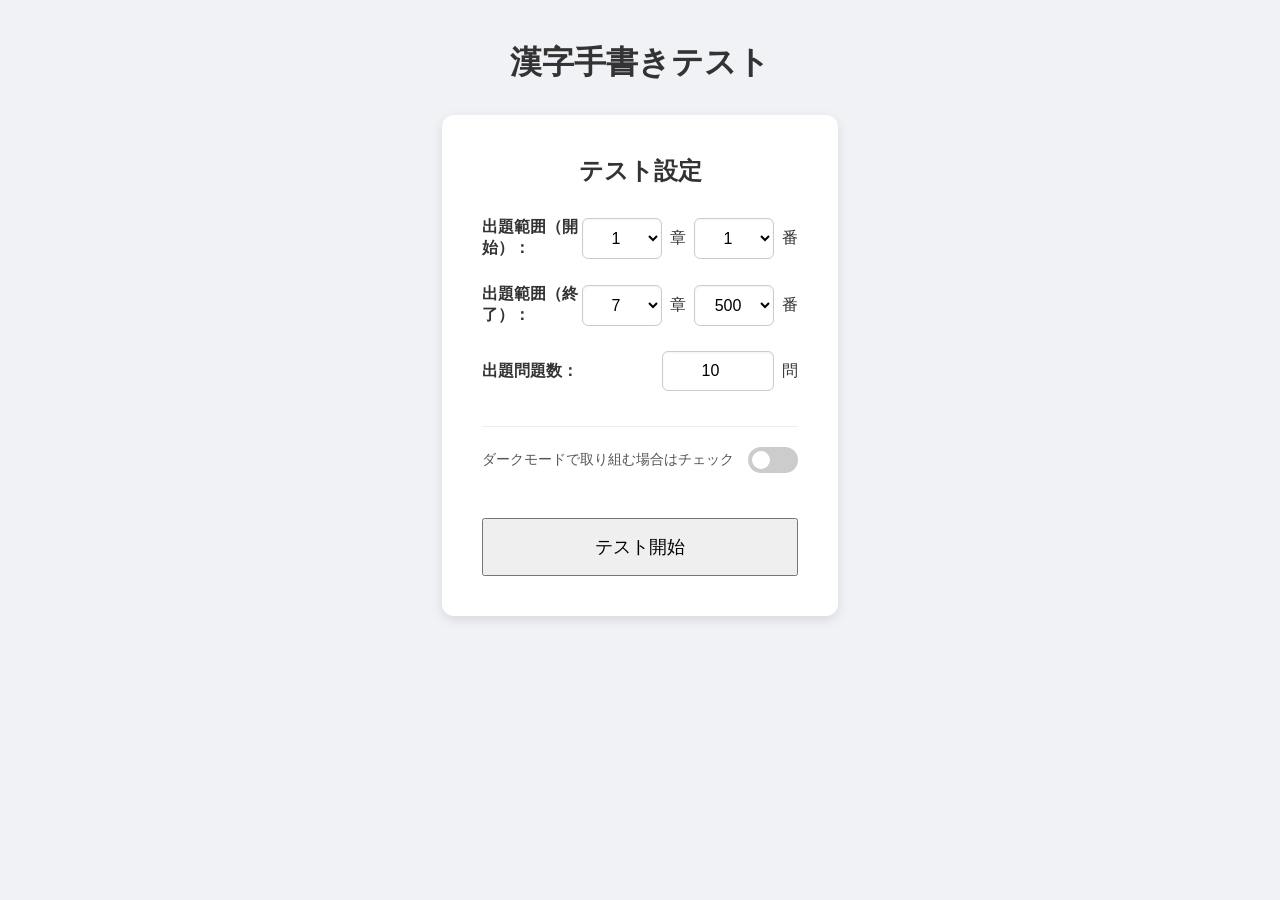
<file: docs/index.html>
<!DOCTYPE html>
<html lang="ja">
<head>
    <meta charset="UTF-8">
    <meta name="viewport" content="width=device-width, initial-scale=1.0">
    <title>漢字手書きテスト</title>
    <link rel="stylesheet" href="style.css">
</head>
<body>
    <div class="container">
        <div class="header-area">
            <h1>漢字手書きテスト</h1>
        </div>

        <div id="settings" class="card">
            <h2>テスト設定</h2>
            
            <div class="setting-item">
                <label class="setting-label">出題範囲（開始）：</label>
                <div class="setting-inputs">
                    <select id="range-start-chapter"></select><span>章</span>
                    <select id="range-start-num"></select><span>番</span>
                </div>
            </div>

            <div class="setting-item">
                <label class="setting-label">出題範囲（終了）：</label>
                <div class="setting-inputs">
                    <select id="range-end-chapter"></select><span>章</span>
                    <select id="range-end-num"></select><span>番</span>
                </div>
            </div>

            <div class="setting-item">
                <label class="setting-label">出題問題数：</label>
                <div class="setting-inputs">
                    <input type="number" id="question-count" value="10" min="1"><span>問</span>
                </div>
            </div>

            <div class="setting-item dark-mode-row">
                <label class="dark-mode-text" for="dark-mode-toggle">ダークモードで取り組む場合はチェック</label>
                <label class="switch">
                    <input type="checkbox" id="dark-mode-toggle">
                    <span class="slider"></span>
                </label>
            </div>

            <button id="start-btn" class="btn">テスト開始</button>
        </div>

        <div id="questions-list"></div>

        <button id="finish-btn" class="btn" style="display:none;">答え合わせ</button>

        <div id="score-container" class="card" style="display:none;">
            <h2 id="score-text"></h2>
            <button onclick="location.reload()" class="btn">もう一度やる</button>
        </div>
    </div>

    <script src="script.js"></script>
</body>
</html>
</file>
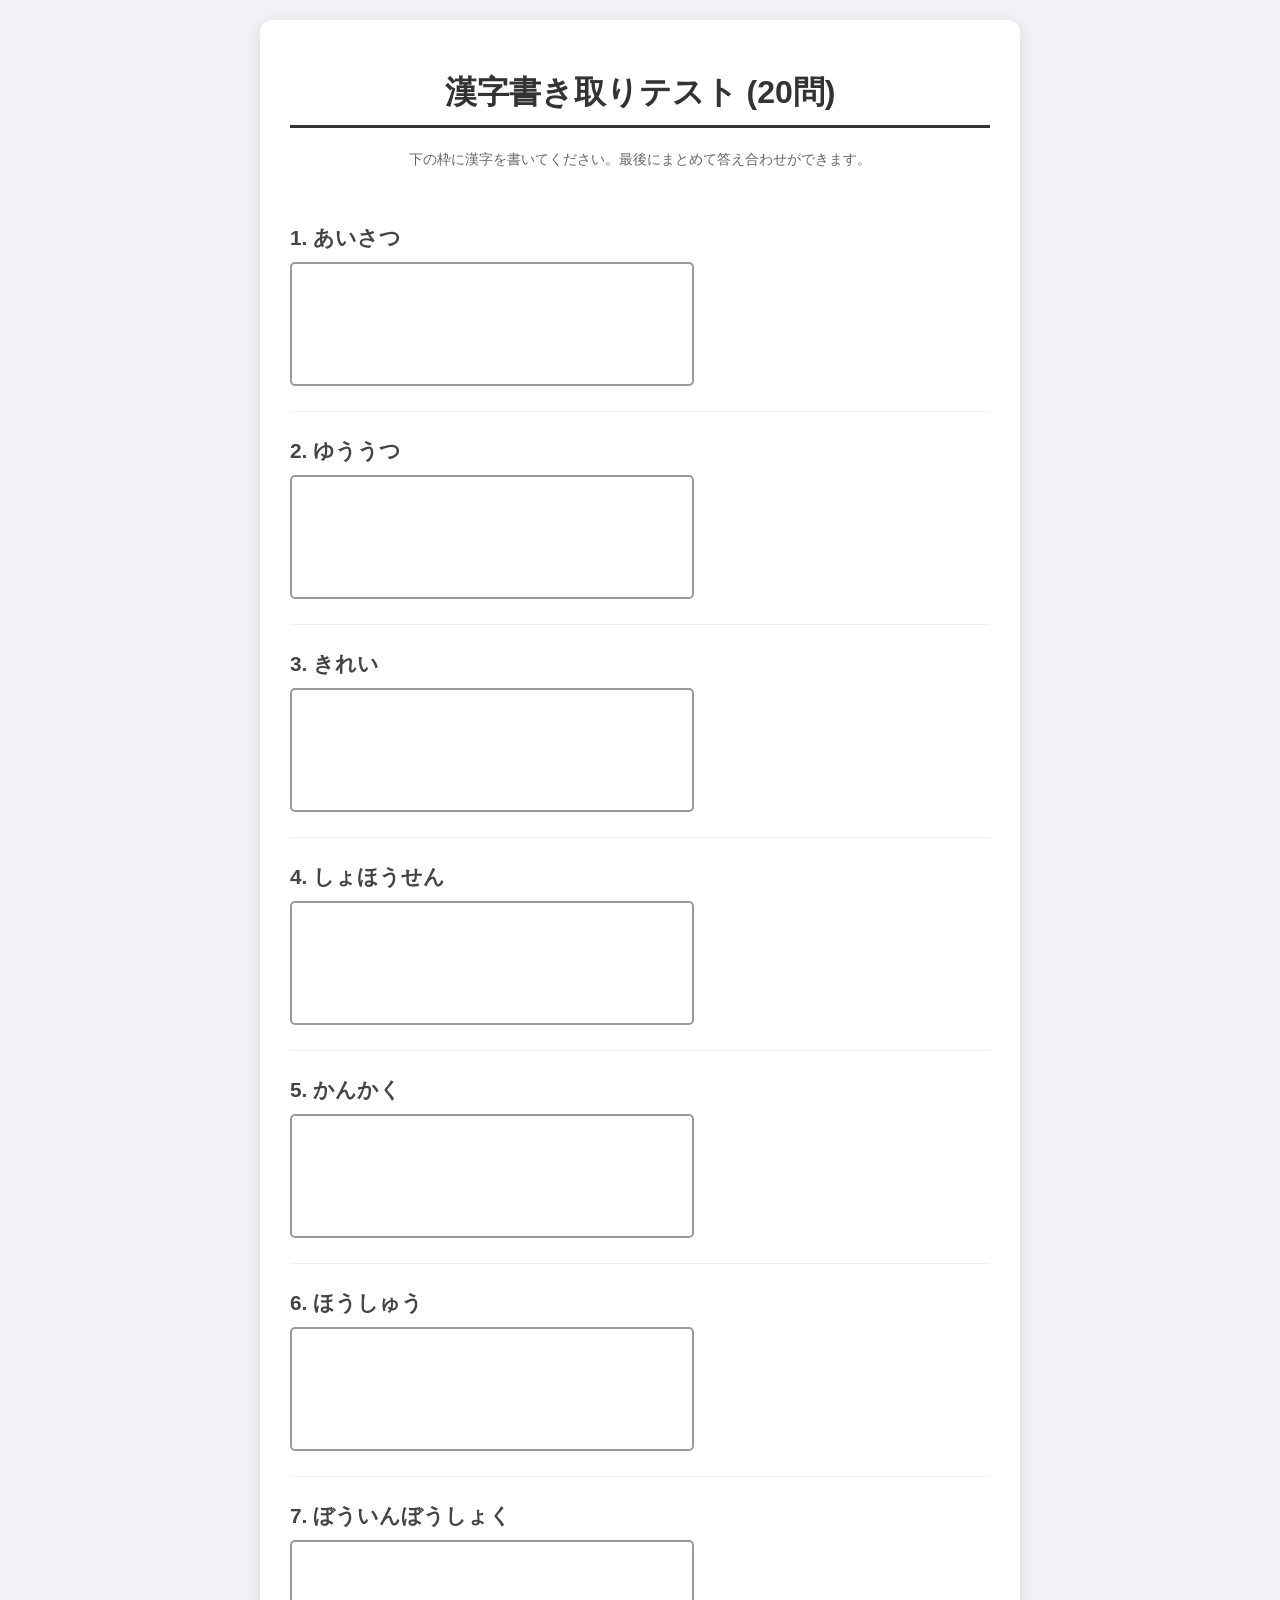
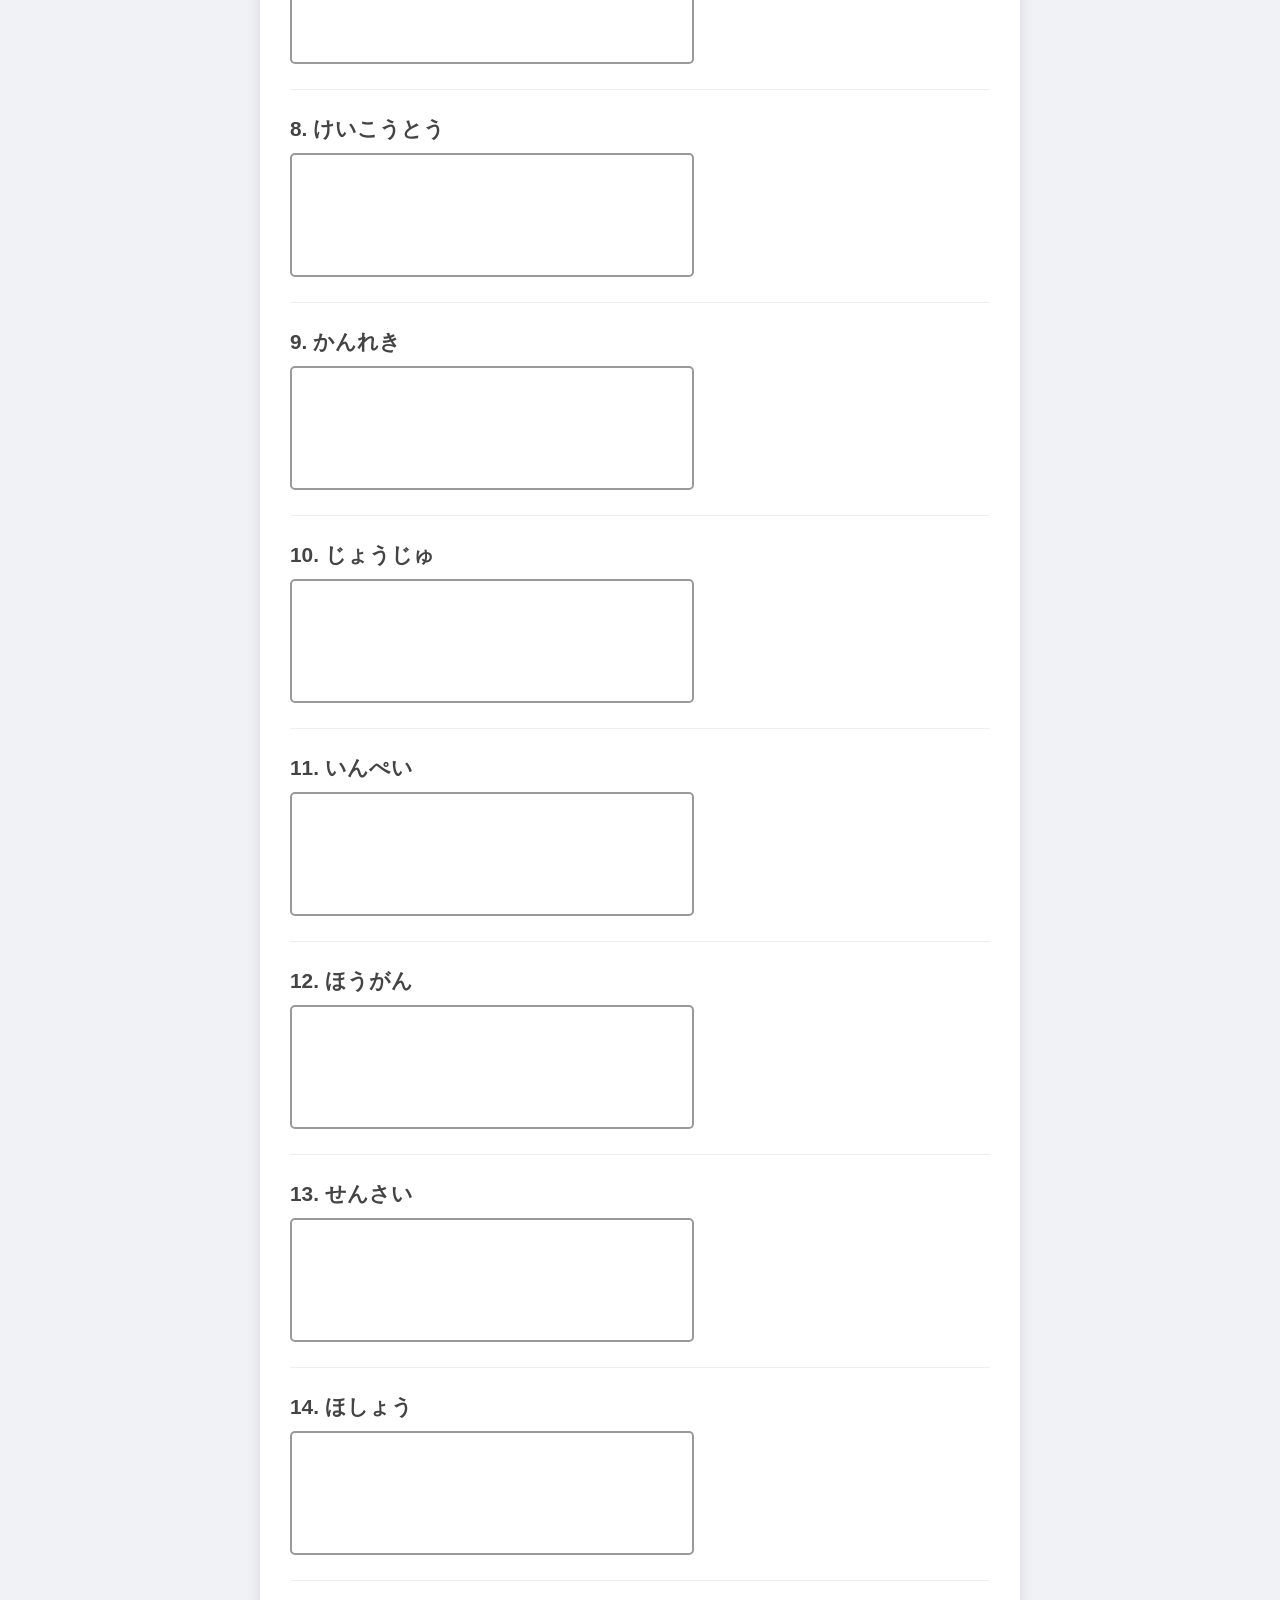
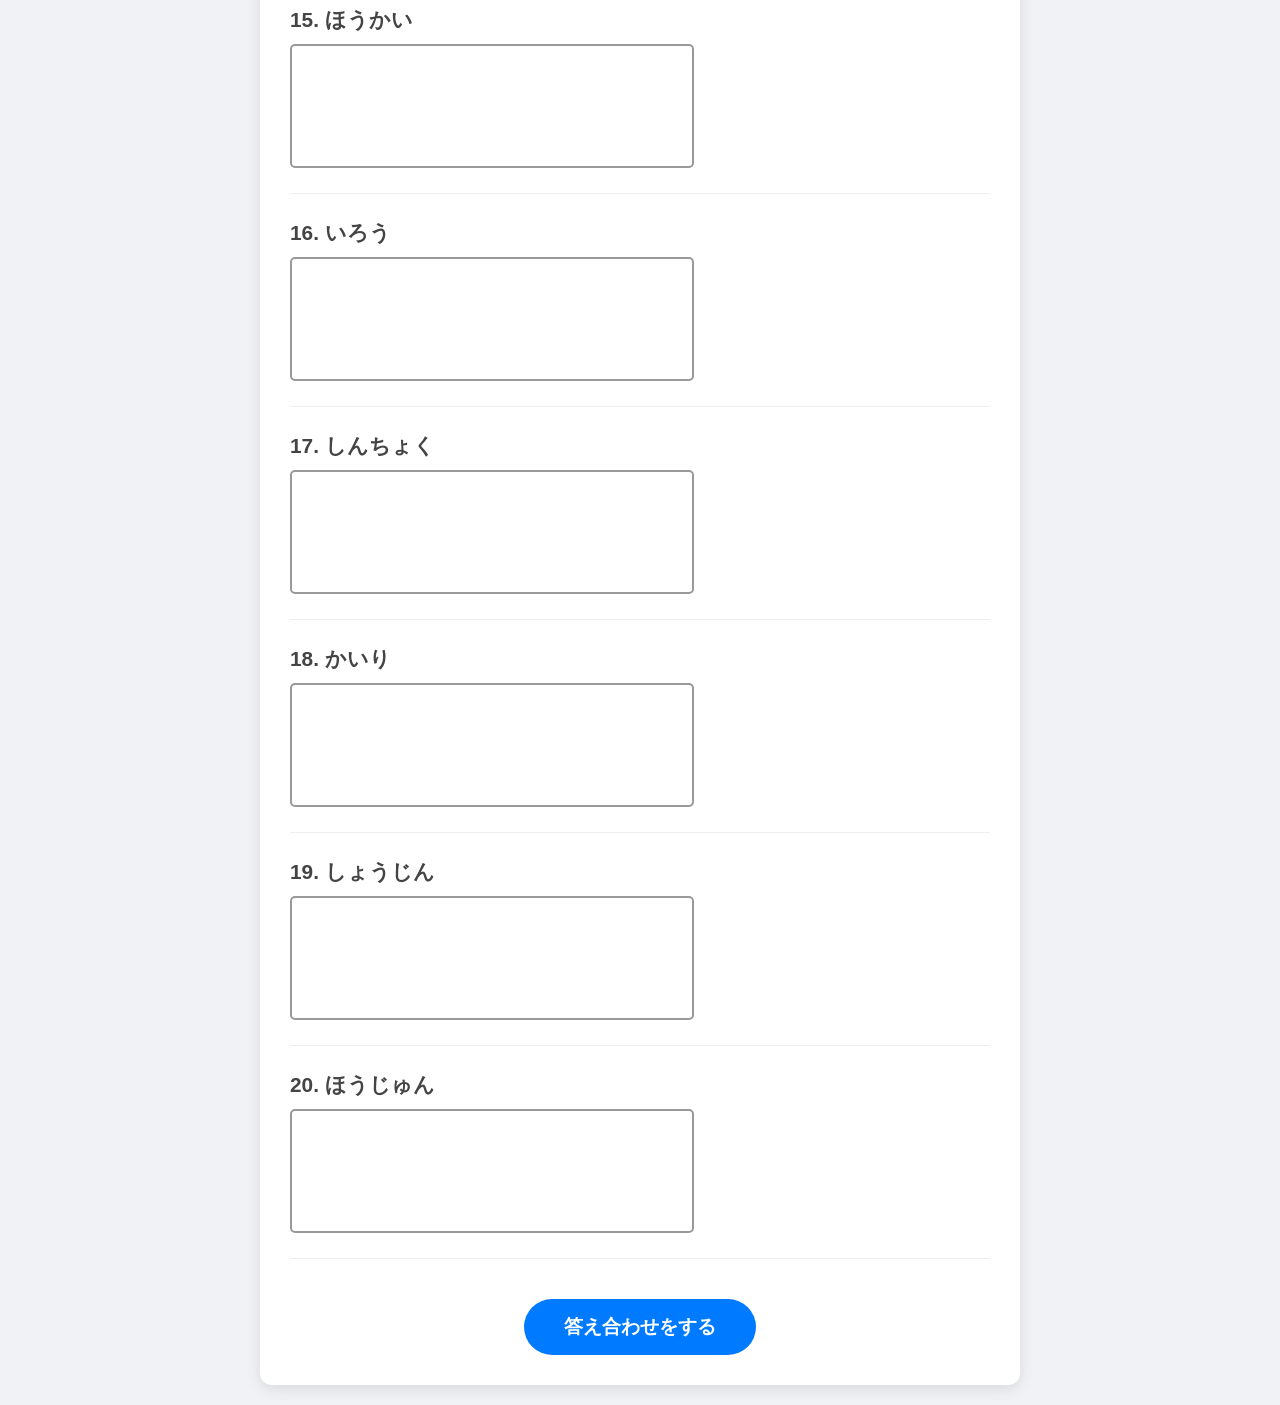
<file: kanji-app/index.html>
<!DOCTYPE html>
<html lang="ja">
<head>
    <meta charset="UTF-8">
    <meta name="viewport" content="width=device-width, initial-scale=1.0, user-scalable=no">
    <title>20問 漢字書き取りテスト</title>
    <link rel="stylesheet" href="style.css">
</head>
<body>
    <div id="test-container">
        <h1>漢字書き取りテスト (20問)</h1>
        <p class="instruction">下の枠に漢字を書いてください。最後にまとめて答え合わせができます。</p>
        
        <div id="questions-list"></div>

        <div class="footer-controls">
            <button id="finish-btn" onclick="finishTest()">答え合わせをする</button>
            <button id="reset-btn" onclick="location.reload()" style="display:none;">最初からやり直す</button>
        </div>
    </div>

    <script src="script.js"></script>
</body>
</html>
</file>
<file: docs/style.css>
/* --- 色の定義（変数） --- */
:root {
    --bg-color: #f0f2f5;
    --card-bg: #ffffff;
    --text-color: #333333;
    --canvas-bg: #ffffff;
    --canvas-border: #333333;
    --stroke-color: #333333;
    --accent-color: #007bff;
    --accent-hover: #0056b3;
}

/* ダークモード時の色設定 */
body.dark-mode {
    --bg-color: #1a1a1a;
    --card-bg: #2d2d2d;
    --text-color: #f0f0f0;
    --canvas-bg: #3d3d3d;
    --canvas-border: #666666;
    --stroke-color: #ffffff;
    --accent-color: #0066cc;
    --accent-hover: #0080ff;
}

/* --- 全体レイアウト --- */
body {
    background-color: var(--bg-color);
    color: var(--text-color);
    font-family: "Helvetica Neue", Arial, "Hiragino Kaku Gothic ProN", "Hiragino Sans", sans-serif;
    display: flex;
    justify-content: center;
    padding: 20px;
    margin: 0;
    transition: background-color 0.3s, color 0.3s;
}

#test-container {
    width: 100%;
    max-width: 600px;
}

h1 {
    text-align: center;
    margin-bottom: 30px;
}

/* --- カードデザイン --- */
.card, .question-item {
    background: var(--card-bg);
    padding: 20px;
    border-radius: 12px;
    box-shadow: 0 4px 12px rgba(0,0,0,0.1);
    margin-bottom: 20px;
    transition: background-color 0.3s;
}

/* ==========================================================================
   テスト設定カード（#settings）
   ========================================================================== */
#settings {
    max-width: 900px; /* 青枠のイメージに合わせて広く */
    width: 90%;
    margin: 30px auto;
    padding: 40px; /* 内側の余白をゆったり */
    padding-right: 40px;
    padding-left: 40px;
    box-sizing: border-box;
}

#settings h2 {
    margin-top: 0;
    margin-bottom: 30px;
    text-align: center;
    font-size: 24px;
}

/* 各設定行（左右に引き離して配置） */
.setting-item {
    margin-bottom: 25px;
    display: flex;
    align-items: center;
    justify-content: space-between;
    width: 100%;
}

/* 「出題範囲：」などのラベル表示 */
.setting-label {
    font-weight: bold;
    font-size: 16px;
    text-align: left;
    flex: 1;
}

/* プルダウンや数値入力が並ぶボックス（右寄せ） */
.setting-inputs {
    display: flex;
    align-items: center;
    gap: 8px;
    justify-content: flex-end;
    flex: 1.5;
}

/* プルダウンと入力ボックスの見た目 */
select, input[type="number"] {
    padding: 10px 15px;
    border-radius: 6px;
    border: 1px solid #ccc;
    background-color: white;
    font-size: 16px;
    min-width: 80px;
    text-align: center;
    box-shadow: inset 0 1px 3px rgba(0,0,0,0.05);
}

input[type="number"] {
    width: 80px;
}

/* ダークモード切り替え行 */
.dark-mode-row {
    margin-top: 35px;
    padding-top: 20px;
    border-top: 1px solid #eee;
}

body.dark-mode .dark-mode-row {
    border-top-color: #444;
}

.dark-mode-text {
    font-size: 14px;
    color: #555;
    cursor: pointer;
}

body.dark-mode .dark-mode-text {
    color: #ccc;
}

/* テスト開始ボタンを大きく */
#start-btn {
    width: 100%;
    padding: 15px;
    font-size: 18px;
    margin-top: 20px;
}


/* ==========================================================================
   問題表示エリア（テスト中画面）
   ========================================================================== */
#questions-list {
    margin-top: 20px;
}

/* 各問題のカード */
.question-item {
    background-color: var(--card-bg);
    border-radius: 12px;
    padding: 25px;
    margin-bottom: 25px;
    box-shadow: 0 4px 6px rgba(0,0,0,0.05);
    max-width: 600px;
    width: 90%;
    margin-left: auto;
    margin-right: auto;
    box-sizing: border-box;
    transition: background-color 0.3s, box-shadow 0.3s;
}

/* 問題のヘッダー（問題文と消去ボタン） */
.question-header {
    display: flex;
    justify-content: space-between;
    align-items: center;
    margin-bottom: 15px;
}

/* 問題文（カタカナ部分などの装飾含む） */
.yomi {
    font-size: 20px;
    line-height: 1.4;
    word-break: break-all;
}

.yomi b {
    font-size: 24px;
    color: #ff4757; /* 目立たせる赤色 */
}

body.dark-mode .yomi b {
    color: #ff6b81;
}

/* 手書きキャンバス（枠線とレスポンシブ対応） */
canvas {
    border: 2px solid #ccc;
    border-radius: 8px;
    background-color: #ffffff;
    max-width: 100%;
    height: auto;
    display: block;
    margin: 0 auto 15px auto;
    touch-action: none; /* スマホでのスクロール誤動作防止 */
}

body.dark-mode canvas {
    border-color: #555;
}

/* 消去ボタンのスタイル */
.clear-btn {
    background-color: #747d8c;
    color: white;
    border: none;
    padding: 6px 12px;
    border-radius: 5px;
    cursor: pointer;
    font-size: 14px;
}

.clear-btn:hover {
    background-color: #57606f;
}

/* 答えの漢字（初期状態は非表示、答え合わせ後に表示） */
.ans-text {
    font-size: 48px;
    font-weight: bold;
    text-align: center;
    margin: 20px 0;
    color: #2f3542;
    display: none; /* JSで制御 */
}

body.dark-mode .ans-text {
    color: #f1f2f6;
}


/* ==========================================================================
   自己採点ボタン（◯ × ボタン）
   ========================================================================== */
.check-controls {
    display: none; /* 初期は非表示（JSで制御） */
    justify-content: center;
    gap: 30px;
    margin-top: 15px;
}

.check-btn {
    width: 70px;
    height: 70px;
    font-size: 32px;
    font-weight: bold;
    border: 3px solid transparent;
    border-radius: 50%;
    cursor: pointer;
    background-color: #f1f2f6;
    transition: all 0.2s;
}

/* 各ボタンの通常カラー */
.btn-ok { color: #2ed573; border-color: #2ed573; }
.btn-ng { color: #ff4757; border-color: #ff4757; }

/* ホバー時の演出（PC） */
.btn-ok:hover { background-color: #2ed573; color: white; }
.btn-ng:hover { background-color: #ff4757; color: white; }

/* 選択された（アクティブ）状態の見た目 */
.btn-ok.active {
    background-color: #2ed573;
    color: white;
    box-shadow: 0 0 10px rgba(46, 213, 115, 0.5);
}

.btn-ng.active {
    background-color: #ff4757;
    color: white;
    box-shadow: 0 0 10px rgba(255, 71, 87, 0.5);
}


/* ==========================================================================
   結果表示エリア（スコアコンテナ）
   ========================================================================== */
#score-container {
    max-width: 500px;
    width: 90%;
    margin: 30px auto;
    text-align: center;
    padding: 30px;
}

#score-text {
    font-size: 24px;
    color: #2f3542;
    margin-bottom: 20px;
}

body.dark-mode #score-text {
    color: #f1f2f6;
}


/* ==========================================================================
   トグルスイッチ（ダークモード用）
   ========================================================================== */
.switch {
    position: relative;
    display: inline-block;
    width: 50px;
    height: 26px;
}

.switch input {
    opacity: 0;
    width: 0;
    height: 0;
}

.slider {
    position: absolute;
    cursor: pointer;
    top: 0; left: 0; right: 0; bottom: 0;
    background-color: #ccc;
    transition: .4s;
    border-radius: 34px;
}

.slider:before {
    position: absolute;
    content: "";
    height: 18px; width: 18px;
    left: 4px; bottom: 4px;
    background-color: white;
    transition: .4s;
    border-radius: 50%;
}

input:checked + .slider {
    background-color: #2196F3;
}

input:checked + .slider:before {
    transform: translateX(24px);
}
</file>
<file: kanji-app/style.css>
body { 
    background: #f0f2f5; 
    font-family: "Helvetica Neue", Arial, "Hiragino Kaku Gothic ProN", "Hiragino Sans", sans-serif; 
    margin: 0; 
    padding: 20px; 
    touch-action: none; 
}

#test-container { 
    max-width: 700px; 
    margin: auto; 
    background: white; 
    padding: 30px; 
    border-radius: 12px; 
    box-shadow: 0 4px 15px rgba(0,0,0,0.1); 
}

h1 { text-align: center; color: #333; border-bottom: 3px solid #333; padding-bottom: 10px; }
.instruction { text-align: center; color: #666; font-size: 0.9rem; margin-bottom: 30px; }

.question-item { 
    display: flex; 
    flex-direction: column; 
    align-items: flex-start; 
    padding: 25px 0; 
    border-bottom: 1px solid #eee; 
}

.yomi { 
    font-size: 1.3rem; 
    font-weight: bold; 
    margin-bottom: 10px; 
    color: #444; 
}

canvas { 
    border: 2px solid #999; 
    background: #fff; 
    border-radius: 5px;
    cursor: crosshair; 
    /* 見た目のサイズを指定 */
    width: 100%; 
    max-width: 400px; 
    height: 120px; 
}

.ans-text { 
    color: #e63946; 
    font-size: 2.5rem; 
    font-weight: bold; 
    display: none; 
    margin-top: 15px; 
    letter-spacing: 5px;
}

.footer-controls { margin-top: 40px; text-align: center; }

button { 
    padding: 15px 40px; 
    font-size: 1.2rem; 
    font-weight: bold;
    cursor: pointer; 
    border: none; 
    border-radius: 50px; 
    transition: 0.3s;
}

#finish-btn { background: #007bff; color: white; }
#finish-btn:hover { background: #0056b3; }
#reset-btn { background: #6c757d; color: white; }
</file>
